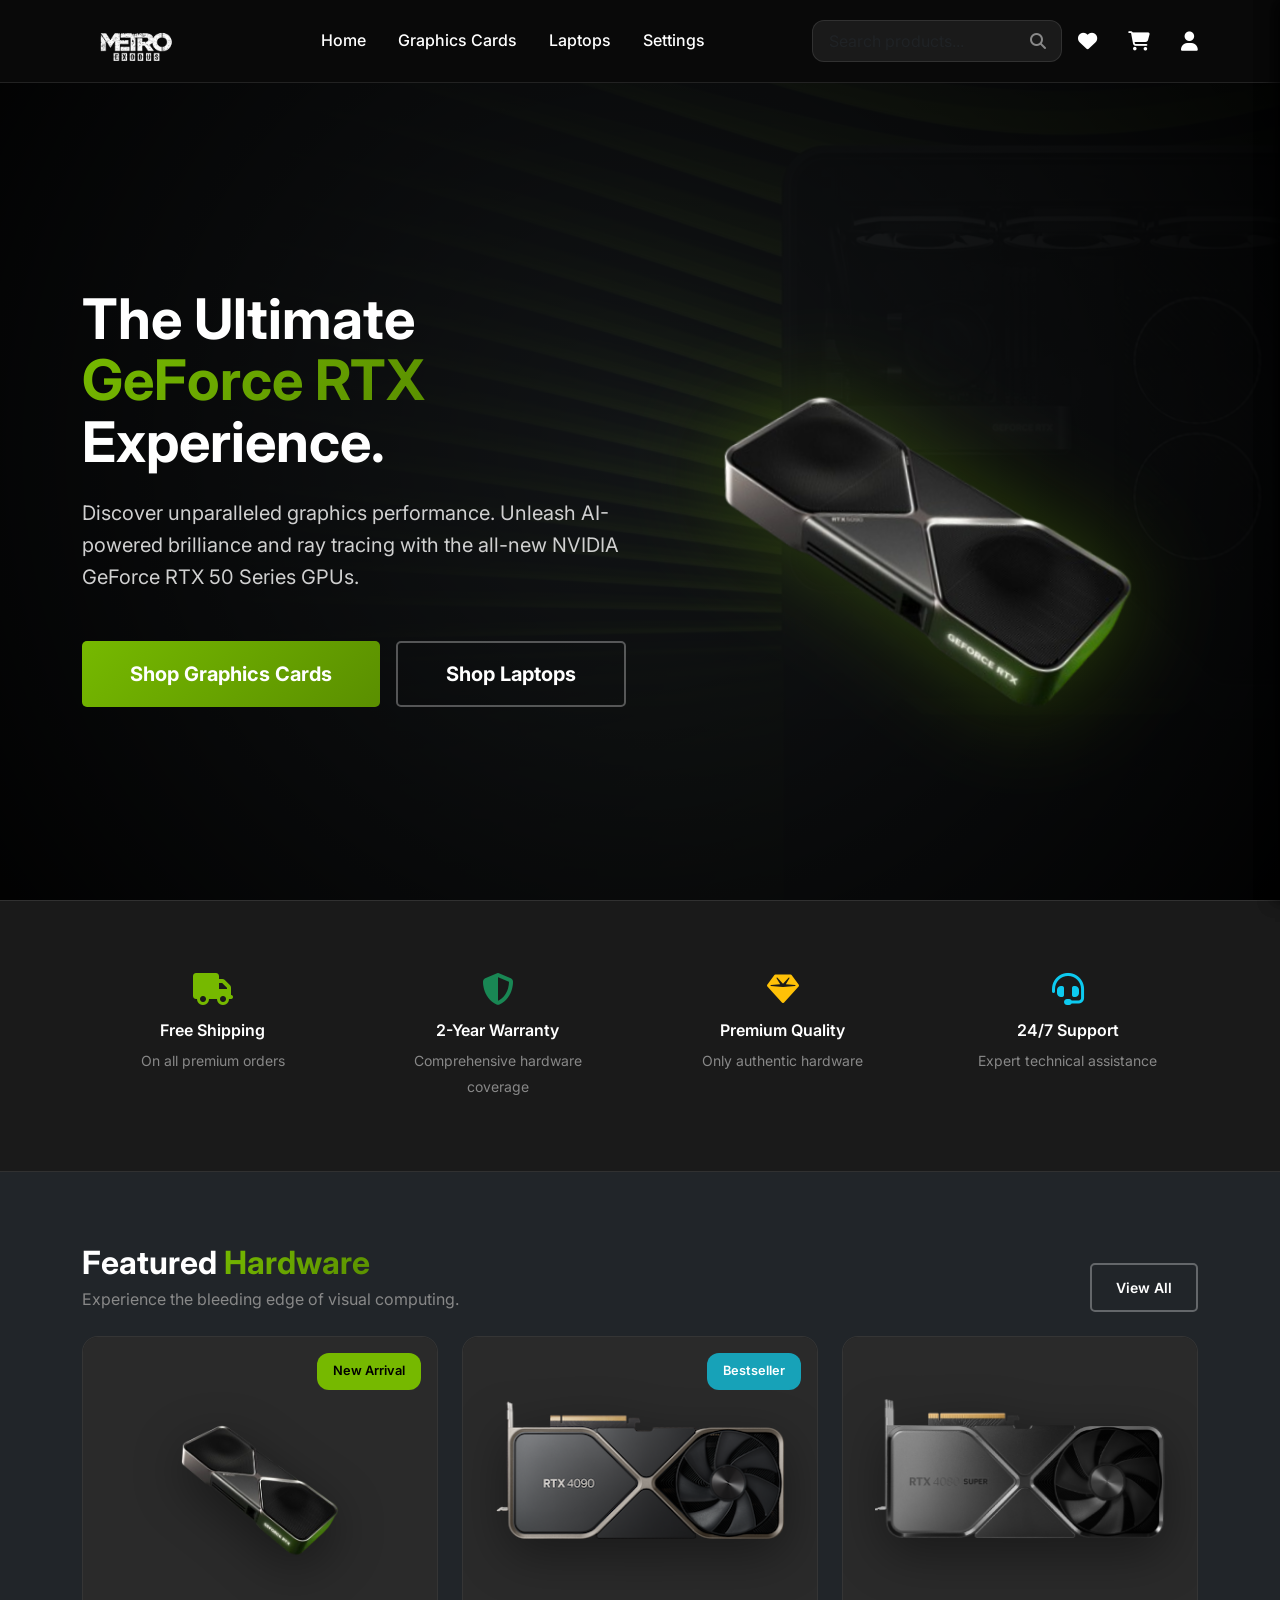
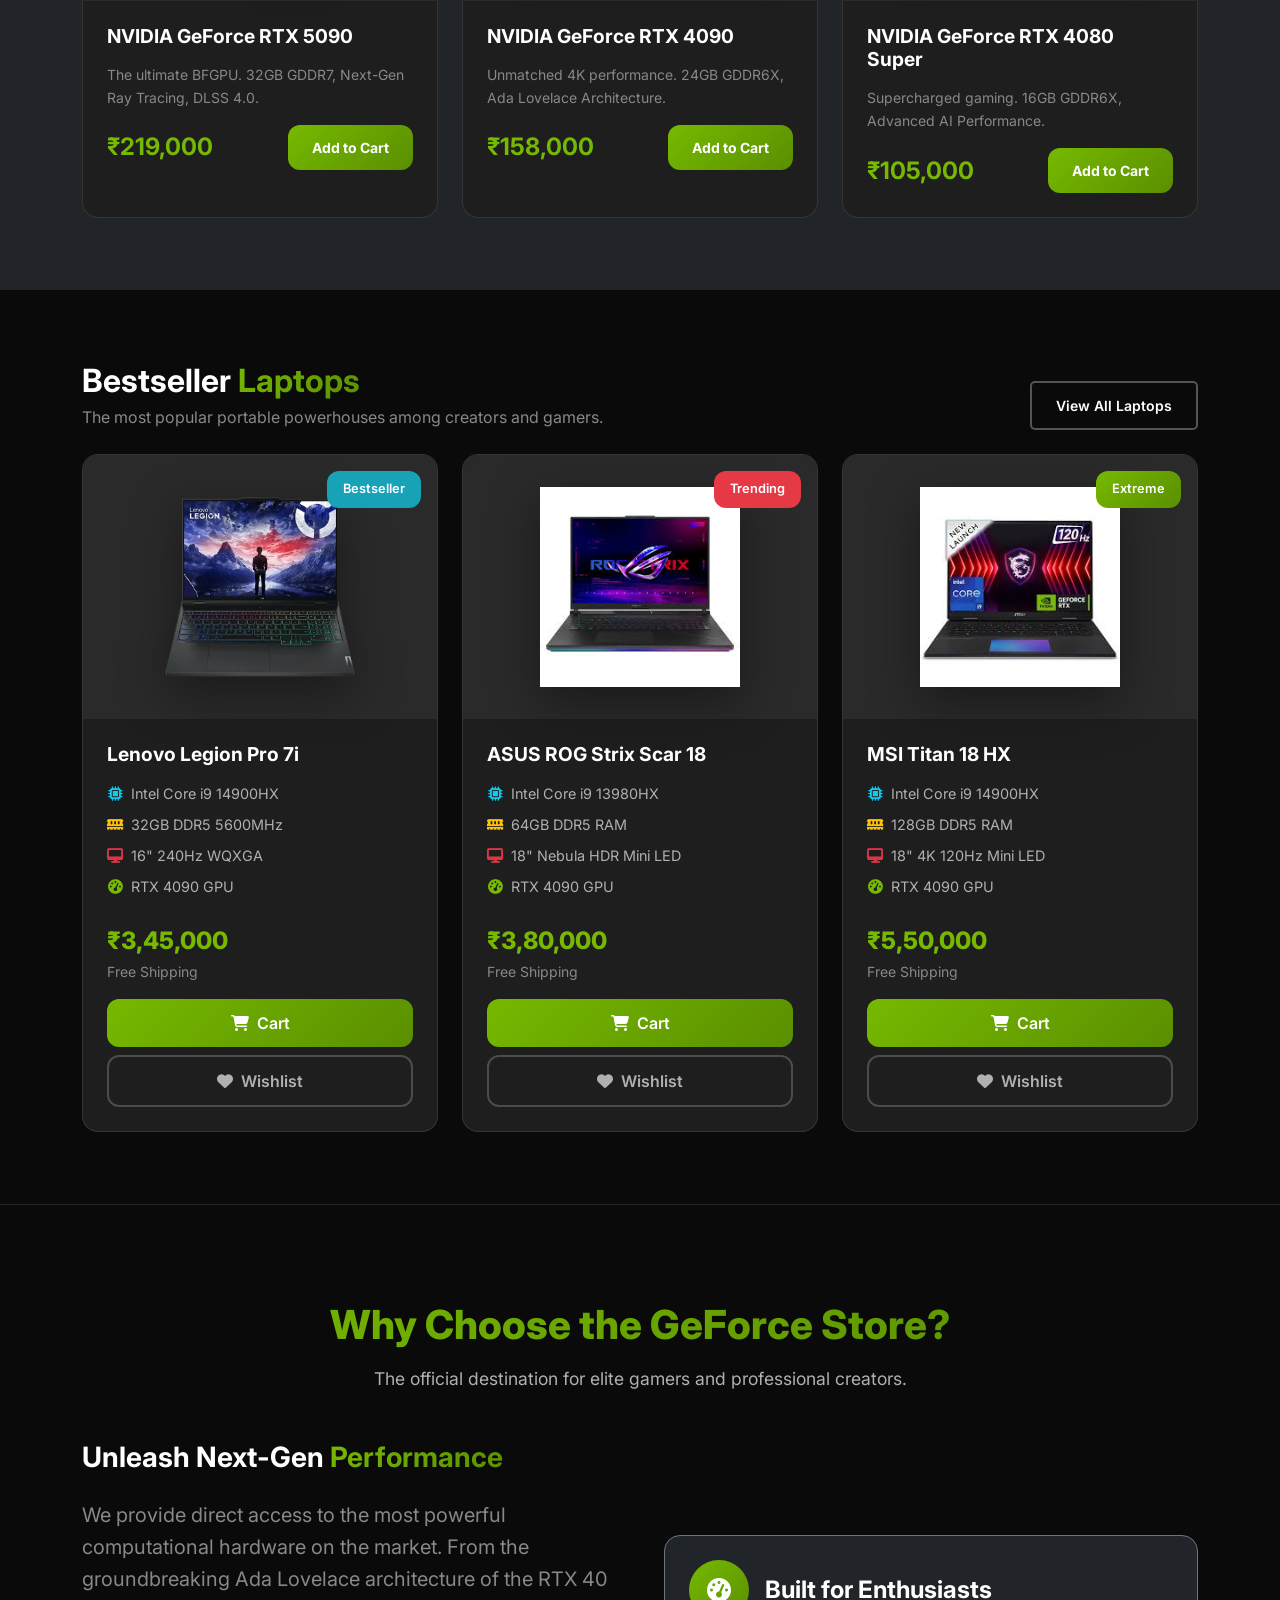
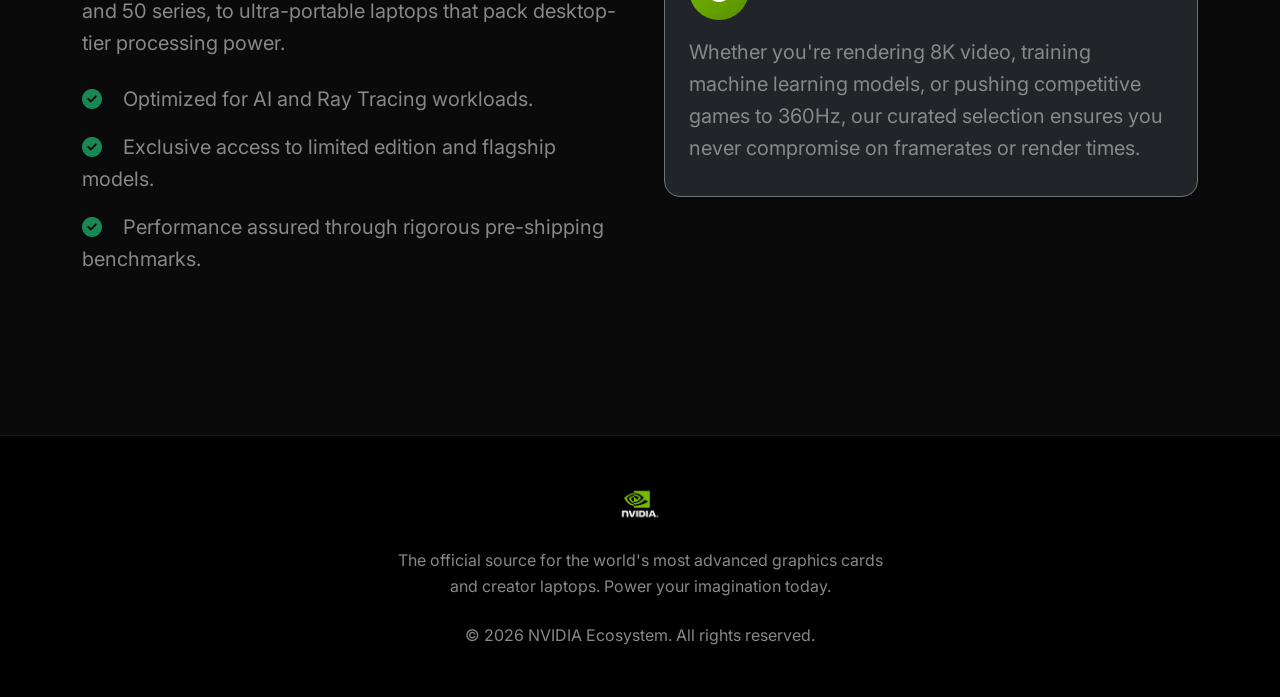
<file: index.html>
<!doctype html>
<html lang="en">

<head>
  <meta charset="UTF-8" />
  <meta name="viewport" content="width=device-width, initial-scale=1.0" />
  <title>GeForce Store - Power Your Imagination</title>

  <!-- FontAwesome for Icons -->
  <link href="https://cdnjs.cloudflare.com/ajax/libs/font-awesome/6.4.0/css/all.min.css" rel="stylesheet" />
  <!-- Bootstrap -->
  <link href="https://cdn.jsdelivr.net/npm/bootstrap@5.3.2/dist/css/bootstrap.min.css" rel="stylesheet" />
  <!-- Google Fonts -->
  <link href="https://fonts.googleapis.com/css2?family=Inter:wght@300;400;500;600;700;800;900&display=swap"
    rel="stylesheet" />
  <!-- Custom CSS (Main Store Styles) -->
  <link rel="stylesheet" href="style.css" />

  <link rel="icon" type="image/png" href="logo.png" />
</head>

<body>
  <!-- Navbar -->
  <nav class="navbar navbar-expand-lg navbar-dark fixed-top">
    <div class="container">
      <a class="navbar-brand d-flex align-items-center" href="index.html">
        <img src="logo.png" alt="Logo" height="40" class="me-2" style="border-radius:4px;" />
      </a>

      <button class="navbar-toggler" type="button" data-bs-toggle="collapse" data-bs-target="#navbarNav">
        <span class="navbar-toggler-icon"></span>
      </button>

      <div class="collapse navbar-collapse" id="navbarNav">
        <ul class="navbar-nav mx-auto">
          <li class="nav-item">
            <a class="nav-link active" href="index.html">Home</a>
          </li>
          <li class="nav-item">
            <a class="nav-link" href="graphics-cards.html">Graphics Cards</a>
          </li>
          <li class="nav-item">
            <a class="nav-link" href="laptops.html">Laptops</a>
          </li>
          <li class="nav-item">
            <a class="nav-link" href="settings.html">Settings</a>
          </li>
        </ul>

        <div class="d-flex align-items-center">
          <div class="search-box me-3">
            <input type="text" class="form-control" placeholder="Search products..." />
            <i class="fas fa-search"></i>
          </div>
          <div class="nav-icons dropstart">
            <a href="#" class="nav-icon" title="Wishlist" style="margin-right: 15px;">
              <i class="fas fa-heart"></i>
              <span class="badge" style="display:none;">0</span>
            </a>
            <a href="#" class="nav-icon" title="Cart" style="margin-right: 15px;">
              <i class="fas fa-shopping-cart"></i>
              <span class="badge" style="display:none;">0</span>
            </a>
            <a href="#" class="nav-icon" id="accountDropdown" data-bs-toggle="dropdown" aria-expanded="false"
              title="Account" style="text-decoration: none;">
              <i class="fas fa-user"></i>
            </a>
            <ul class="dropdown-menu dropdown-menu-dark mt-4" aria-labelledby="accountDropdown"
              id="accountDropdownMenu">
            </ul>
          </div>
        </div>
      </div>
    </div>
  </nav>

  <!-- Hero Section -->
  <section class="hero-section bg-dark">
    <div class="hero-overlay"
      style="background: radial-gradient(circle at center, rgba(0,0,0,0.4) 0%, rgba(0,0,0,0.95) 100%);"></div>
    <div class="container relative z-3">
      <div class="row align-items-center min-vh-100">
        <div class="col-lg-6 text-center text-lg-start mt-5 pt-5">
          <div class="hero-content">
            <h1 class="hero-title display-3 fw-bold mb-4">
              The Ultimate <br /><span class="text-gradient">GeForce RTX</span> Experience.
            </h1>
            <p class="hero-description mb-5 fs-5 mx-auto mx-lg-0" style="color: #d0d0d0;">
              Discover unparalleled graphics performance. Unleash AI-powered brilliance and ray tracing with the all-new
              NVIDIA GeForce RTX 50 Series GPUs.
            </p>

            <div class="hero-buttons gap-3 d-flex justify-content-center justify-content-lg-start flex-wrap">
              <a href="graphics-cards.html" class="btn btn-primary btn-lg px-5 py-3 fs-5"
                style="border-radius: 5px; font-weight: 700;">
                Shop Graphics Cards
              </a>
              <a href="laptops.html" class="btn btn-outline-light btn-lg px-5 py-3 fs-5"
                style="border-radius: 5px; font-weight: 700;">
                Shop Laptops
              </a>
            </div>
          </div>
        </div>
        <div class="col-lg-6 d-none d-lg-block mt-5 pt-5 text-center">
          <img src="RTX 5090 main.png" alt="RTX 5090" class="img-fluid hero-gpu-image"
            style="transform: scale(1.2) rotate(-5deg); filter: drop-shadow(0 0 40px rgba(118, 185, 0, 0.3));" />
        </div>
      </div>
    </div>
  </section>

  <!-- Trust / Features Section -->
  <section class="trust-section py-5">
    <div class="container">
      <div class="row g-4">
        <div class="col-6 col-md-3">
          <div class="trust-item">
            <i class="fas fa-truck text-primary"></i>
            <h6>Free Shipping</h6>
            <small>On all premium orders</small>
          </div>
        </div>
        <div class="col-6 col-md-3">
          <div class="trust-item">
            <i class="fas fa-shield-alt text-success"></i>
            <h6>2-Year Warranty</h6>
            <small>Comprehensive hardware coverage</small>
          </div>
        </div>
        <div class="col-6 col-md-3">
          <div class="trust-item">
            <i class="fas fa-gem text-warning"></i>
            <h6>Premium Quality</h6>
            <small>Only authentic hardware</small>
          </div>
        </div>
        <div class="col-6 col-md-3">
          <div class="trust-item">
            <i class="fas fa-headset text-info"></i>
            <h6>24/7 Support</h6>
            <small>Expert technical assistance</small>
          </div>
        </div>
      </div>
    </div>
  </section>

  <!-- Featured Products Section -->
  <section class="products-section py-5 bg-dark">
    <div class="container py-4">
      <div class="d-flex justify-content-between align-items-end mb-4">
        <div>
          <h2 class="fw-bold mb-1">Featured <span class="text-gradient">Hardware</span></h2>
          <p class="text-muted mb-0">Experience the bleeding edge of visual computing.</p>
        </div>
        <a href="graphics-cards.html" class="btn btn-outline-light btn-sm px-4" style="border-radius: 5px;">View All</a>
      </div>
      <div class="row g-4">
        <div class="col-md-4">
          <div class="product-card">
            <div class="product-badge" style="background: #76b900; color: #000;">
              New Arrival</div>
            <div class="product-image">
              <img src="RTX 5090 main.png" alt="RTX 5090" class="img-fluid" />
            </div>
            <div class="product-content">
              <h5 class="product-title">NVIDIA GeForce RTX 5090</h5>
              <p class="text-muted small mb-3">The ultimate BFGPU. 32GB GDDR7, Next-Gen Ray Tracing, DLSS 4.0.</p>
              <div class="d-flex justify-content-between align-items-center mt-auto">
                <span class="fs-4 fw-bold" style="color:#76b900;">₹219,000</span>
                <button class="btn btn-sm btn-primary add-to-cart-btn" data-id="rtx-5090"
                  data-name="NVIDIA GeForce RTX 5090" data-price="1999" style="font-weight:700;">Add to Cart</button>
              </div>
            </div>
          </div>
        </div>
        <div class="col-md-4">
          <div class="product-card">
            <div class="product-badge popular">
              Bestseller</div>
            <div class="product-image">
              <img src="RTX 4090 main.png" alt="RTX 4090" class="img-fluid" />
            </div>
            <div class="product-content">
              <h5 class="product-title">NVIDIA GeForce RTX 4090</h5>
              <p class="text-muted small mb-3">Unmatched 4K performance. 24GB GDDR6X, Ada Lovelace Architecture.</p>
              <div class="d-flex justify-content-between align-items-center mt-auto">
                <span class="fs-4 fw-bold" style="color:#76b900;">₹158,000</span>
                <button class="btn btn-sm btn-primary add-to-cart-btn" data-id="rtx-4090"
                  data-name="NVIDIA GeForce RTX 4090" data-price="1599" style="font-weight:700;">Add to Cart</button>
              </div>
            </div>
          </div>
        </div>
        <div class="col-md-4">
          <div class="product-card">
            <div class="product-image">
              <img src="RTX-4080-SUPER.png" alt="RTX 4080 Super" class="img-fluid" />
            </div>
            <div class="product-content">
              <h5 class="product-title">NVIDIA GeForce RTX 4080 Super</h5>
              <p class="text-muted small mb-3">Supercharged gaming. 16GB GDDR6X, Advanced AI Performance.</p>
              <div class="d-flex justify-content-between align-items-center mt-auto">
                <span class="fs-4 fw-bold" style="color:#76b900;">₹105,000</span>
                <button class="btn btn-sm btn-primary add-to-cart-btn" data-id="rtx-4080-super"
                  data-name="NVIDIA GeForce RTX 4080 Super" data-price="999" style="font-weight:700;">Add to
                  Cart</button>
              </div>
            </div>
          </div>
        </div>
      </div>
    </div>
  </section>

  <!-- Bestseller Laptops Section -->
  <section class="products-section py-5" style="background: rgba(18, 18, 18, 0.4);">
    <div class="container py-4">
      <div class="d-flex justify-content-between align-items-end mb-4">
        <div>
          <h2 class="fw-bold mb-1">Bestseller <span class="text-gradient">Laptops</span></h2>
          <p class="text-muted mb-0">The most popular portable powerhouses among creators and gamers.</p>
        </div>
        <a href="laptops.html" class="btn btn-outline-light btn-sm px-4" style="border-radius: 5px;">View All
          Laptops</a>
      </div>
      <div class="row g-4">
        <!-- Laptop 1: Lenovo Legion -->
        <div class="col-md-4">
          <div class="product-card h-100">
            <div class="product-badge popular">Bestseller</div>
            <div class="product-image">
              <img src="Lenovo Legion.webp" alt="Lenovo Legion Pro 7i" class="img-fluid" />
            </div>
            <div class="product-content d-flex flex-column">
              <h5 class="product-title">Lenovo Legion Pro 7i</h5>
              <div class="product-specs mb-3">
                <div class="spec-item"><i class="fas fa-microchip text-info"></i> <span>Intel Core i9 14900HX</span>
                </div>
                <div class="spec-item"><i class="fas fa-memory text-warning"></i> <span>32GB DDR5 5600MHz</span></div>
                <div class="spec-item"><i class="fas fa-desktop text-danger"></i> <span>16" 240Hz WQXGA</span></div>
                <div class="spec-item"><i class="fas fa-tachometer-alt text-primary"></i> <span>RTX 4090 GPU</span>
                </div>
              </div>
              <div class="product-price mt-auto mb-3">
                <span class="price">₹3,45,000</span>
                <small class="text-muted d-block">Free Shipping</small>
              </div>
              <div class="product-actions mt-auto d-flex gap-2">
                <button class="btn btn-primary flex-grow-1 add-to-cart-btn" data-id="lenovo-legion-4090"
                  data-name="Lenovo Legion Pro 7i" data-price="345000">
                  <i class="fas fa-shopping-cart"></i> Cart
                </button>
                <button class="btn btn-outline-secondary flex-grow-1 add-to-wishlist-btn" data-id="lenovo-legion-4090"
                  data-name="Lenovo Legion Pro 7i" data-price="345000">
                  <i class="fas fa-heart"></i> Wishlist
                </button>
              </div>
            </div>
          </div>
        </div>

        <!-- Laptop 2: Asus ROG Strix -->
        <div class="col-md-4">
          <div class="product-card h-100">
            <div class="product-badge" style="background: #e63946; color: white;">Trending</div>
            <div class="product-image">
              <img src="Asus Rog.jpg" alt="ASUS ROG Strix Scar 18" class="img-fluid" />
            </div>
            <div class="product-content d-flex flex-column">
              <h5 class="product-title">ASUS ROG Strix Scar 18</h5>
              <div class="product-specs mb-3">
                <div class="spec-item"><i class="fas fa-microchip text-info"></i> <span>Intel Core i9 13980HX</span>
                </div>
                <div class="spec-item"><i class="fas fa-memory text-warning"></i> <span>64GB DDR5 RAM</span></div>
                <div class="spec-item"><i class="fas fa-desktop text-danger"></i> <span>18" Nebula HDR Mini LED</span>
                </div>
                <div class="spec-item"><i class="fas fa-tachometer-alt text-primary"></i> <span>RTX 4090 GPU</span>
                </div>
              </div>
              <div class="product-price mt-auto mb-3">
                <span class="price">₹3,80,000</span>
                <small class="text-muted d-block">Free Shipping</small>
              </div>
              <div class="product-actions mt-auto d-flex gap-2">
                <button class="btn btn-primary flex-grow-1 add-to-cart-btn" data-id="asus-rog-4090"
                  data-name="ASUS ROG Strix Scar 18" data-price="380000">
                  <i class="fas fa-shopping-cart"></i> Cart
                </button>
                <button class="btn btn-outline-secondary flex-grow-1 add-to-wishlist-btn" data-id="asus-rog-4090"
                  data-name="ASUS ROG Strix Scar 18" data-price="380000">
                  <i class="fas fa-heart"></i> Wishlist
                </button>
              </div>
            </div>
          </div>
        </div>

        <!-- Laptop 3: MSI Titan -->
        <div class="col-md-4">
          <div class="product-card h-100">
            <div class="product-badge">Extreme</div>
            <div class="product-image">
              <img src="MSI TItan.jpg" alt="MSI Titan 18 HX" class="img-fluid" />
            </div>
            <div class="product-content d-flex flex-column">
              <h5 class="product-title">MSI Titan 18 HX</h5>
              <div class="product-specs mb-3">
                <div class="spec-item"><i class="fas fa-microchip text-info"></i> <span>Intel Core i9 14900HX</span>
                </div>
                <div class="spec-item"><i class="fas fa-memory text-warning"></i> <span>128GB DDR5 RAM</span></div>
                <div class="spec-item"><i class="fas fa-desktop text-danger"></i> <span>18" 4K 120Hz Mini LED</span>
                </div>
                <div class="spec-item"><i class="fas fa-tachometer-alt text-primary"></i> <span>RTX 4090 GPU</span>
                </div>
              </div>
              <div class="product-price mt-auto mb-3">
                <span class="price">₹5,50,000</span>
                <small class="text-muted d-block">Free Shipping</small>
              </div>
              <div class="product-actions mt-auto d-flex gap-2">
                <button class="btn btn-primary flex-grow-1 add-to-cart-btn" data-id="msi-titan-4090"
                  data-name="MSI Titan 18 HX" data-price="550000">
                  <i class="fas fa-shopping-cart"></i> Cart
                </button>
                <button class="btn btn-outline-secondary flex-grow-1 add-to-wishlist-btn" data-id="msi-titan-4090"
                  data-name="MSI Titan 18 HX" data-price="550000">
                  <i class="fas fa-heart"></i> Wishlist
                </button>
              </div>
            </div>
          </div>
        </div>

      </div>
    </div>
  </section>

  <!-- Information Section -->
  <section class="features-section py-5 border-top border-dark">
    <div class="container py-5">
      <div class="text-center mb-5">
        <h2 class="section-title">Why Choose the GeForce Store?</h2>
        <p class="section-subtitle">The official destination for elite gamers and professional creators.</p>
      </div>

      <div class="row g-5 align-items-center mb-5">
        <div class="col-lg-6">
          <h3 class="fw-bold mb-4">Unleash Next-Gen <span class="text-gradient">Performance</span></h3>
          <p class="text-muted fs-5 mb-4">
            We provide direct access to the most powerful computational hardware on the market. From the groundbreaking
            Ada Lovelace architecture of the RTX 40 and 50 series, to ultra-portable laptops that pack desktop-tier
            processing power.
          </p>
          <ul class="list-unstyled text-muted fs-5">
            <li class="mb-3"><i class="fas fa-check-circle text-success me-3"></i> Optimized for AI and Ray Tracing
              workloads.</li>
            <li class="mb-3"><i class="fas fa-check-circle text-success me-3"></i> Exclusive access to limited edition
              and flagship models.</li>
            <li class="mb-3"><i class="fas fa-check-circle text-success me-3"></i> Performance assured through rigorous
              pre-shipping benchmarks.</li>
          </ul>
        </div>
        <div class="col-lg-6">
          <div class="card bg-dark border-secondary p-4 h-100">
            <div class="d-flex align-items-center mb-3">
              <div class="feature-icon mb-0 me-3" style="width: 60px; height: 60px; font-size: 1.5rem;">
                <i class="fas fa-tachometer-alt"></i>
              </div>
              <h4 class="mb-0 text-white">Built for Enthusiasts</h4>
            </div>
            <p class="text-muted mb-0 fs-5 pb-2">Whether you're rendering 8K video, training machine learning models, or
              pushing competitive games to 360Hz, our curated selection ensures you never compromise on framerates or
              render times.</p>
          </div>
        </div>
      </div>
    </div>
  </section>

  <!-- Footer -->
  <footer class="footer py-5 mt-auto" style="background: #000; border-top: 1px solid #1a1a1a;">
    <div class="container text-center">
      <img src="nvidia.png" alt="GeForce Store" height="40" class="mb-4" style="border-radius:4px;" />
      <p class="text-muted mx-auto fs-6" style="max-width: 500px;">
        The official source for the world's most advanced graphics cards and creator laptops. Power your imagination
        today.
      </p>
      <p class="text-muted mt-4 mb-0">&copy; 2026 NVIDIA Ecosystem. All rights reserved.</p>
    </div>
  </footer>

  <!-- Cart & Wishlist Sidebars go here via JS normally, but we need the HTML skeleton on index too -->
  <div class="cart-overlay" id="cartOverlay"></div>
  <div class="cart-sidebar" id="cartSidebar">
    <div class="cart-header">
      <h5>Your Cart</h5>
      <button class="cart-close" id="closeCart"><i class="fas fa-times"></i></button>
    </div>
    <div class="cart-items" id="cartItems"></div>
    <div class="cart-footer">
      <div class="d-flex justify-content-between mb-3">
        <strong>Total:</strong>
        <strong id="cartTotal">₹0</strong>
      </div>
      <div class="d-flex gap-2">
        <button class="btn btn-outline-light flex-grow-1" id="clearCart">Clear</button>
        <button class="btn btn-primary flex-grow-1 checkout-btn">Checkout</button>
      </div>
    </div>
  </div>

  <div class="cart-overlay" id="wishlistOverlay"></div>
  <div class="cart-sidebar" id="wishlistSidebar">
    <div class="cart-header">
      <h5>Your Wishlist</h5>
      <button class="cart-close" id="closeWishlist"><i class="fas fa-times"></i></button>
    </div>
    <div class="cart-items" id="wishlistItems"></div>
    <div class="cart-footer">
      <button class="btn btn-outline-light w-100" id="clearWishlist">Clear Wishlist</button>
    </div>
  </div>

  <div class="toast-container"></div>

  <script src="https://cdn.jsdelivr.net/npm/bootstrap@5.3.2/dist/js/bootstrap.bundle.min.js"></script>
  <script src="script.js"></script>
  <script>
    document.addEventListener("DOMContentLoaded", function () {
      const isLoggedIn = localStorage.getItem("gpu_user_logged_in") === "true";
      const userEmail = localStorage.getItem("gpu_user_email");
      const dropdownMenu = document.getElementById("accountDropdownMenu");

      let usersList = JSON.parse(localStorage.getItem('gpu_users_data')) || {};
      let userData = usersList[userEmail] || {};
      let userName = userData.name || userEmail || "User";

      if (isLoggedIn && dropdownMenu) {
        document.querySelector('.nav-icon i').style.color = '#76b900'; // Make icon green to indicate active session
        dropdownMenu.innerHTML = `
          <li><h6 class="dropdown-header text-white" style="font-size: 0.9rem;">Signed in as<br/><strong style="color: #76b900;">${userName}</strong></h6></li>
          <li><hr class="dropdown-divider"></li>
          <li><a class="dropdown-item" href="settings.html"><i class="fas fa-cog me-2"></i> Settings & Profile</a></li>
          <li><a class="dropdown-item text-danger mt-2" href="#" onclick="handleLogout(event)"><i class="fas fa-sign-out-alt me-2"></i> Logout</a></li>
        `;
      } else if (dropdownMenu) {
        dropdownMenu.innerHTML = `
          <li><h6 class="dropdown-header" style="font-size: 0.9rem;">You are not logged in</h6></li>
          <li><a class="dropdown-item text-success mt-2" href="login.html" style="font-weight: 600;"><i class="fas fa-sign-in-alt me-2"></i> Sign In / Register</a></li>
          <li><hr class="dropdown-divider"></li>
          <li><a class="dropdown-item" href="settings.html"><i class="fas fa-sliders-h me-2"></i> Guest Preferences</a></li>
        `;
      }
    });

    function handleLogout(e) {
      e.preventDefault();
      localStorage.removeItem("gpu_user_logged_in");
      localStorage.removeItem("gpu_user_email");
      window.location.reload();
    }
  </script>
</body>

</html>
</file>
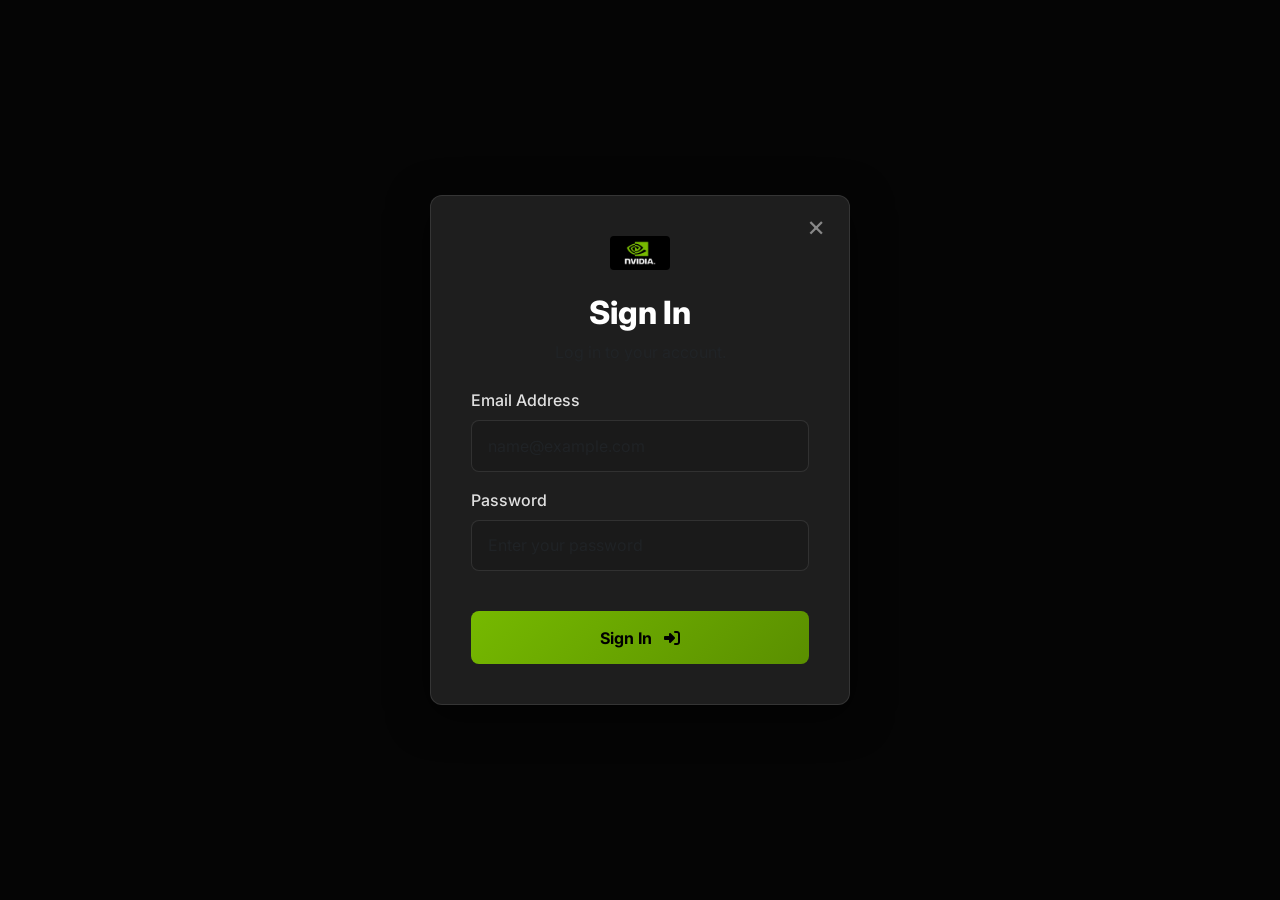
<file: login.html>
<!doctype html>
<html lang="en">

<head>
    <meta charset="UTF-8" />
    <meta name="viewport" content="width=device-width, initial-scale=1.0" />
    <title>Login - GeForce Store</title>
    <!-- FontAwesome for Icons -->
    <link href="https://cdnjs.cloudflare.com/ajax/libs/font-awesome/6.4.0/css/all.min.css" rel="stylesheet" />
    <!-- Bootstrap -->
    <link href="https://cdn.jsdelivr.net/npm/bootstrap@5.3.2/dist/css/bootstrap.min.css" rel="stylesheet" />
    <!-- Google Fonts -->
    <link href="https://fonts.googleapis.com/css2?family=Inter:wght@300;400;500;700;900&display=swap"
        rel="stylesheet" />
    <link rel="icon" type="image/png" href="nvidia.png" />

    <style>
        body {
            background-color: #050505;
            display: flex;
            align-items: center;
            justify-content: center;
            min-height: 100vh;
            font-family: 'Inter', sans-serif;
            margin: 0;
            padding: 1rem;
        }

        .popup-modal {
            background: #1e1e1e;
            border: 1px solid rgba(255, 255, 255, 0.1);
            border-radius: 12px;
            padding: 2.5rem;
            width: 100%;
            max-width: 420px;
            box-shadow: 0 10px 40px rgba(0, 0, 0, 0.6);
            position: relative;
            animation: fadeIn 0.3s ease-out forwards;
        }

        @keyframes fadeIn {
            from {
                opacity: 0;
                transform: scale(0.95);
            }

            to {
                opacity: 1;
                transform: scale(1);
            }
        }

        .close-btn {
            position: absolute;
            top: 1rem;
            right: 1.5rem;
            color: #888;
            font-size: 1.8rem;
            text-decoration: none;
            transition: color 0.3s;
            line-height: 1;
        }

        .close-btn:hover {
            color: #fff;
        }

        .brand-logo {
            width: 60px;
            margin-bottom: 1.5rem;
        }

        .form-control {
            background: #1a1a1a;
            border: 1px solid rgba(255, 255, 255, 0.1);
            color: #fff;
            padding: 0.8rem 1rem;
            border-radius: 8px;
        }

        .form-control:focus {
            background: #1a1a1a;
            border-color: #76b900;
            box-shadow: 0 0 0 0.2rem rgba(118, 185, 0, 0.25);
            color: #fff;
        }

        .form-label {
            color: #e0e0e0;
            font-weight: 500;
            display: block;
            margin-bottom: 0.5rem;
            text-align: left;
        }

        .btn-glow {
            background: linear-gradient(135deg, #76b900, #5a8f00);
            color: #000;
            font-weight: 700;
            border: none;
            padding: 0.9rem;
            border-radius: 8px;
            width: 100%;
            transition: transform 0.2s, box-shadow 0.2s;
            cursor: pointer;
            margin-top: 1rem;
        }

        .btn-glow:hover {
            transform: translateY(-2px);
            box-shadow: 0 8px 15px rgba(118, 185, 0, 0.4);
        }

        .toast-container {
            position: fixed;
            bottom: 2rem;
            right: 2rem;
            z-index: 1050;
        }
    </style>
</head>

<body>
    <div class="popup-modal">
        <a href="index.html" class="close-btn" title="Close">&times;</a>

        <div class="text-center">
            <img src="nvidia.png" alt="GeForce Store Logo" class="brand-logo" style="border-radius:4px;" />
            <h2 class="mb-2" style="font-weight: 800; color: #fff;">Sign In</h2>
            <p class="text-muted mb-4">Log in to your account.</p>
        </div>

        <form id="loginForm">
            <div class="mb-3">
                <label for="emailInput" class="form-label">Email Address</label>
                <input type="email" class="form-control" id="emailInput" placeholder="name@example.com" required />
            </div>

            <div class="mb-4">
                <label for="passwordInput" class="form-label">Password</label>
                <input type="password" class="form-control" id="passwordInput" placeholder="Enter your password"
                    required />
            </div>

            <button type="submit" class="btn-glow">
                Sign In <i class="fas fa-sign-in-alt ms-2"></i>
            </button>
        </form>
    </div>

    <div class="toast-container"></div>

    <script>
        document.getElementById('loginForm').addEventListener('submit', function (e) {
            e.preventDefault();

            const email = document.getElementById('emailInput').value;
            const password = document.getElementById('passwordInput').value;

            if (email && email.includes('@') && password) {
                let usersList = JSON.parse(localStorage.getItem('gpu_users_data')) || {};
                let isNewUser = false;

                if (usersList[email]) {
                    if (usersList[email].password !== password) {
                        showNotification("Incorrect password.", "error");
                        return;
                    }
                } else {
                    isNewUser = true;
                    usersList[email] = {
                        email: email,
                        password: password,
                        name: email.split('@')[0],
                        phone: "",
                        address: "",
                        rewards: 500, // starting rewards
                        privacy: {
                            newsletter: true,
                            dataSharing: false
                        }
                    };
                    localStorage.setItem('gpu_users_data', JSON.stringify(usersList));
                }

                localStorage.setItem("gpu_user_logged_in", "true");
                localStorage.setItem("gpu_user_email", email);

                showNotification(isNewUser ? "Account created successfully! Redirecting..." : "Successfully logged in! Redirecting...", "success");

                setTimeout(() => {
                    const redirect = sessionStorage.getItem('login_redirect') || 'index.html';
                    sessionStorage.removeItem('login_redirect');
                    window.location.href = redirect;
                }, 1000);
            } else {
                showNotification("Please enter a valid email and password.", "error");
            }
        });

        function showNotification(message, type) {
            type = type || "success";
            var container = document.querySelector(".toast-container");
            var colors = { success: "#76b900", warning: "#ffc107", error: "#dc3545", info: "#17a2b8" };

            var toast = document.createElement("div");
            toast.style.background = "rgba(30, 30, 30, 0.9)";
            toast.style.borderLeft = "4px solid " + colors[type];
            toast.style.padding = "1rem 1.5rem";
            toast.style.borderRadius = "8px";
            toast.style.color = "#fff";
            toast.style.marginBottom = "1rem";
            toast.style.boxShadow = "0 10px 30px rgba(0,0,0,0.5)";
            toast.style.display = "flex";
            toast.style.alignItems = "center";
            toast.style.gap = "1rem";
            toast.style.animation = "fadeIn 0.3s ease-out forwards";

            toast.innerHTML = '<div>' + message + '</div>';
            container.appendChild(toast);

            setTimeout(function () {
                toast.style.opacity = '0';
                toast.style.transform = 'translateY(20px)';
                toast.style.transition = 'all 0.3s ease';
                setTimeout(() => toast.remove(), 300);
            }, 3000);
        }
    </script>
</body>

</html>
</file>
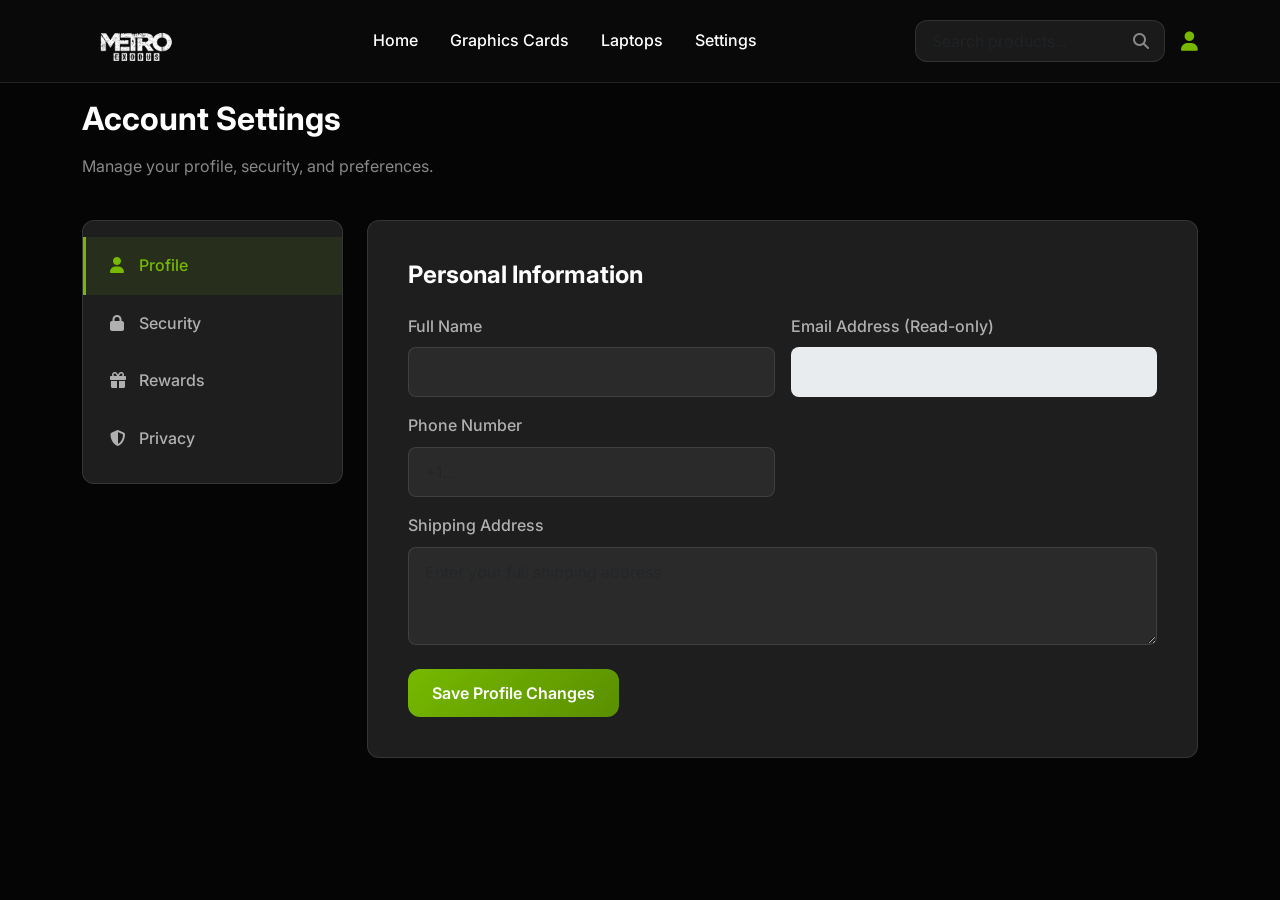
<file: settings.html>
<!doctype html>
<html lang="en">

<head>
    <meta charset="UTF-8" />
    <meta name="viewport" content="width=device-width, initial-scale=1.0" />
    <title>Account Settings - GeForce Store</title>

    <!-- FontAwesome for Icons -->
    <link href="https://cdnjs.cloudflare.com/ajax/libs/font-awesome/6.4.0/css/all.min.css" rel="stylesheet" />
    <!-- Bootstrap -->
    <link href="https://cdn.jsdelivr.net/npm/bootstrap@5.3.2/dist/css/bootstrap.min.css" rel="stylesheet" />
    <!-- Google Fonts -->
    <link href="https://fonts.googleapis.com/css2?family=Inter:wght@300;400;500;600;700;800;900&display=swap"
        rel="stylesheet" />
    <!-- Custom CSS -->
    <link rel="stylesheet" href="style.css" />

    <link rel="icon" type="image/png" href="logo.png" />

    <style>
        body {
            padding-top: 100px;
        }

        .settings-sidebar {
            background: #1e1e1e;
            border: 1px solid rgba(255, 255, 255, 0.1);
            border-radius: 12px;
            padding: 1rem 0;
        }

        .nav-pills .nav-link {
            color: #b0b0b0;
            border-radius: 0;
            padding: 1rem 1.5rem;
            font-weight: 500;
            text-align: left;
            border-left: 3px solid transparent;
            transition: all 0.3s;
        }

        .nav-pills .nav-link i {
            width: 25px;
        }

        .nav-pills .nav-link:hover {
            background: rgba(255, 255, 255, 0.05);
            color: #fff;
        }

        .nav-pills .nav-link.active {
            background: rgba(118, 185, 0, 0.1);
            color: #76b900;
            border-left: 3px solid #76b900;
        }

        .settings-content {
            background: #1e1e1e;
            border: 1px solid rgba(255, 255, 255, 0.1);
            border-radius: 12px;
            padding: 2.5rem;
            min-height: 500px;
        }

        .reward-card {
            background: linear-gradient(135deg, #2a2a2a, #1a1a1a);
            border: 1px solid rgba(118, 185, 0, 0.3);
            border-radius: 12px;
            padding: 2rem;
            text-align: center;
        }

        .reward-points {
            font-size: 3rem;
            font-weight: 800;
            color: #76b900;
            margin: 1rem 0;
        }

        .toast-container {
            position: fixed;
            bottom: 2rem;
            right: 2rem;
            z-index: 1050;
        }
    </style>
</head>

<body>
    <!-- Navbar -->
    <nav class="navbar navbar-expand-lg navbar-dark fixed-top">
        <div class="container">
            <a class="navbar-brand d-flex align-items-center" href="index.html">
                <img src="logo.png" alt="Logo" height="40" class="me-2" style="border-radius:4px;" />
            </a>

            <button class="navbar-toggler" type="button" data-bs-toggle="collapse" data-bs-target="#navbarNav">
                <span class="navbar-toggler-icon"></span>
            </button>

            <div class="collapse navbar-collapse" id="navbarNav">
                <ul class="navbar-nav mx-auto">
                    <li class="nav-item">
                        <a class="nav-link" href="index.html">Home</a>
                    </li>
                    <li class="nav-item">
                        <a class="nav-link" href="graphics-cards.html">Graphics Cards</a>
                    </li>
                    <li class="nav-item">
                        <a class="nav-link" href="laptops.html">Laptops</a>
                    </li>
                    <li class="nav-item">
                        <a class="nav-link" href="settings.html">Settings</a>
                    </li>
                </ul>

                <div class="d-flex align-items-center">
                    <div class="search-box me-3">
                        <input type="text" class="form-control" placeholder="Search products..." />
                        <i class="fas fa-search"></i>
                    </div>
                    <div class="nav-icons">
                        <a href="settings.html" class="nav-icon" title="Account">
                            <i class="fas fa-user" style="color: #76b900;"></i>
                        </a>
                    </div>
                </div>
            </div>
        </div>
    </nav>

    <!-- Settings Section -->
    <div class="container mb-5">
        <div class="row mb-4">
            <div class="col-12">
                <h2 class="fw-bold text-white">Account Settings</h2>
                <p class="text-muted">Manage your profile, security, and preferences.</p>
            </div>
        </div>

        <div class="row align-items-start">
            <!-- Sidebar -->
            <div class="col-lg-3 mb-4">
                <div class="settings-sidebar nav flex-column nav-pills" id="v-pills-tab" role="tablist"
                    aria-orientation="vertical">
                    <button class="nav-link active" id="v-pills-profile-tab" data-bs-toggle="pill"
                        data-bs-target="#v-pills-profile" type="button" role="tab" aria-selected="true">
                        <i class="fas fa-user"></i> Profile
                    </button>
                    <button class="nav-link" id="v-pills-security-tab" data-bs-toggle="pill"
                        data-bs-target="#v-pills-security" type="button" role="tab" aria-selected="false">
                        <i class="fas fa-lock"></i> Security
                    </button>
                    <button class="nav-link" id="v-pills-rewards-tab" data-bs-toggle="pill"
                        data-bs-target="#v-pills-rewards" type="button" role="tab" aria-selected="false">
                        <i class="fas fa-gift"></i> Rewards
                    </button>
                    <button class="nav-link" id="v-pills-privacy-tab" data-bs-toggle="pill"
                        data-bs-target="#v-pills-privacy" type="button" role="tab" aria-selected="false">
                        <i class="fas fa-shield-alt"></i> Privacy
                    </button>
                </div>
            </div>

            <!-- Content -->
            <div class="col-lg-9">
                <div class="settings-content tab-content" id="v-pills-tabContent">

                    <!-- Profile Tab -->
                    <div class="tab-pane fade show active" id="v-pills-profile" role="tabpanel">
                        <h4 class="mb-4">Personal Information</h4>
                        <form id="profileForm">
                            <div class="row g-3">
                                <div class="col-md-6">
                                    <label class="form-label">Full Name</label>
                                    <input type="text" class="form-control" id="profileName" required />
                                </div>
                                <div class="col-md-6">
                                    <label class="form-label">Email Address (Read-only)</label>
                                    <input type="email" class="form-control" id="profileEmail" disabled />
                                </div>
                                <div class="col-md-6">
                                    <label class="form-label">Phone Number</label>
                                    <input type="tel" class="form-control" id="profilePhone" placeholder="+1..." />
                                </div>
                                <div class="col-12">
                                    <label class="form-label">Shipping Address</label>
                                    <textarea class="form-control" id="profileAddress" rows="3"
                                        placeholder="Enter your full shipping address"></textarea>
                                </div>
                                <div class="col-12 mt-4">
                                    <button type="submit" class="btn btn-primary">Save Profile Changes</button>
                                </div>
                            </div>
                        </form>
                    </div>

                    <!-- Security Tab -->
                    <div class="tab-pane fade" id="v-pills-security" role="tabpanel">
                        <h4 class="mb-4">Update Password</h4>
                        <form id="securityForm">
                            <div class="row g-3">
                                <div class="col-md-12">
                                    <label class="form-label">Current Password</label>
                                    <input type="password" class="form-control" id="currentPassword" required />
                                </div>
                                <div class="col-md-6">
                                    <label class="form-label">New Password</label>
                                    <input type="password" class="form-control" id="newPassword" required />
                                </div>
                                <div class="col-md-6">
                                    <label class="form-label">Confirm New Password</label>
                                    <input type="password" class="form-control" id="confirmPassword" required />
                                </div>
                                <div class="col-12 mt-4">
                                    <button type="submit" class="btn btn-primary">Update Password</button>
                                </div>
                            </div>
                        </form>
                    </div>

                    <!-- Rewards Tab -->
                    <div class="tab-pane fade" id="v-pills-rewards" role="tabpanel">
                        <h4 class="mb-4">Your Membership Rewards</h4>
                        <div class="row justify-content-center">
                            <div class="col-md-8">
                                <div class="reward-card">
                                    <i class="fas fa-crown text-warning fa-3x mb-2"></i>
                                    <h5 class="text-white">Total Available Points</h5>
                                    <div class="reward-points" id="rewardPointsDisplay">0</div>
                                    <p class="text-muted">You earn 10 points for every $100 spent in our store. Points
                                        can be redeemed for exclusive hardware discounts.</p>
                                    <button class="btn btn-outline-secondary mt-2" disabled>Redeem Points (Coming
                                        Soon)</button>
                                </div>
                            </div>
                        </div>
                    </div>

                    <!-- Privacy Tab -->
                    <div class="tab-pane fade" id="v-pills-privacy" role="tabpanel">
                        <h4 class="mb-4">Privacy & Notifications</h4>
                        <form id="privacyForm">
                            <div class="mb-4">
                                <div class="form-check form-switch fs-5">
                                    <input class="form-check-input" type="checkbox" id="newsletterToggle">
                                    <label class="form-check-label text-white ms-2" for="newsletterToggle">Subscribe to
                                        Newsletters</label>
                                </div>
                                <p class="text-muted ms-5 mt-1 fs-6">Receive emails about new hardware drops, RTX
                                    technology, and exclusive store offers.</p>
                            </div>
                            <div class="mb-4">
                                <div class="form-check form-switch fs-5">
                                    <input class="form-check-input" type="checkbox" id="analyticToggle">
                                    <label class="form-check-label text-white ms-2" for="analyticToggle">Share Analytic
                                        Data</label>
                                </div>
                                <p class="text-muted ms-5 mt-1 fs-6">Help us improve the store experience by sharing
                                    anonymous usage data.</p>
                            </div>
                            <div class="mt-4">
                                <button type="submit" class="btn btn-primary">Save Preferences</button>
                            </div>
                        </form>
                    </div>

                </div>
            </div>
        </div>
    </div>

    <div class="toast-container"></div>

    <script src="https://cdn.jsdelivr.net/npm/bootstrap@5.3.2/dist/js/bootstrap.bundle.min.js"></script>
    <script>
        document.addEventListener("DOMContentLoaded", function () {
            const userEmail = localStorage.getItem("gpu_user_email") || "guest_user";

            // Load user data
            let usersList = JSON.parse(localStorage.getItem('gpu_users_data')) || {};
            if (!usersList[userEmail]) {
                usersList[userEmail] = {
                    name: "", email: "", phone: "", address: "", rewards: 500, password: "", privacy: { newsletter: true, dataSharing: false }
                };
            }
            let userData = usersList[userEmail];

            if (userData) {
                // Pre-fill profile
                document.getElementById("profileName").value = userData.name || "";
                document.getElementById("profileEmail").value = userData.email || "";
                document.getElementById("profilePhone").value = userData.phone || "";
                document.getElementById("profileAddress").value = userData.address || "";

                // Pre-fill rewards
                document.getElementById("rewardPointsDisplay").innerText = userData.rewards || 0;

                // Pre-fill privacy
                document.getElementById("newsletterToggle").checked = userData.privacy?.newsletter ?? true;
                document.getElementById("analyticToggle").checked = userData.privacy?.dataSharing ?? false;
            }

            // Handle Profile Submit
            document.getElementById("profileForm").addEventListener("submit", function (e) {
                e.preventDefault();
                userData.name = document.getElementById("profileName").value;
                userData.phone = document.getElementById("profilePhone").value;
                userData.address = document.getElementById("profileAddress").value;

                usersList[userEmail] = userData;
                localStorage.setItem('gpu_users_data', JSON.stringify(usersList));
                showNotification("Profile updated successfully!");
            });

            // Handle Security Submit
            document.getElementById("securityForm").addEventListener("submit", function (e) {
                e.preventDefault();
                const currentPass = document.getElementById("currentPassword").value;
                const newPass = document.getElementById("newPassword").value;
                const confirmPass = document.getElementById("confirmPassword").value;

                if (currentPass !== userData.password) {
                    showNotification("Current password does not match.", "error");
                    return;
                }
                if (newPass !== confirmPass) {
                    showNotification("New passwords do not match.", "error");
                    return;
                }

                userData.password = newPass;
                usersList[userEmail] = userData;
                localStorage.setItem('gpu_users_data', JSON.stringify(usersList));

                document.getElementById("securityForm").reset();
                showNotification("Password updated successfully!");
            });

            // Handle Privacy Submit
            document.getElementById("privacyForm").addEventListener("submit", function (e) {
                e.preventDefault();
                if (!userData.privacy) userData.privacy = {};
                userData.privacy.newsletter = document.getElementById("newsletterToggle").checked;
                userData.privacy.dataSharing = document.getElementById("analyticToggle").checked;

                usersList[userEmail] = userData;
                localStorage.setItem('gpu_users_data', JSON.stringify(usersList));
                showNotification("Privacy preferences saved!");
            });
        });



        function showNotification(message, type) {
            type = type || "success";
            var container = document.querySelector(".toast-container");
            var colors = { success: "#76b900", warning: "#ffc107", error: "#dc3545", info: "#17a2b8" };

            var toast = document.createElement("div");
            toast.style.background = "rgba(30, 30, 30, 0.9)";
            toast.style.borderLeft = "4px solid " + colors[type];
            toast.style.padding = "1rem 1.5rem";
            toast.style.borderRadius = "8px";
            toast.style.color = "#fff";
            toast.style.marginBottom = "1rem";
            toast.style.boxShadow = "0 10px 30px rgba(0,0,0,0.5)";
            toast.style.display = "flex";
            toast.style.alignItems = "center";
            toast.style.gap = "1rem";
            toast.style.animation = "fadeInUp 0.3s ease";

            toast.innerHTML = '<div>' + message + '</div>';
            container.appendChild(toast);

            setTimeout(function () {
                toast.style.opacity = '0';
                toast.style.transform = 'translateY(20px)';
                toast.style.transition = 'all 0.3s ease';
                setTimeout(() => toast.remove(), 300);
            }, 3000);
        }
    </script>
</body>

</html>
</file>
<file: style.css>
* {
  margin: 0;
  padding: 0;
  box-sizing: border-box;
}

html {
  scroll-behavior: smooth;
}

body {
  font-family: "Inter", "Segoe UI", Roboto, sans-serif;
  color: #ffffff;
  background-color: #050505;
  line-height: 1.6;
  overflow-x: hidden;
}

/* Custom Scrollbar */
::-webkit-scrollbar {
  width: 10px;
}

::-webkit-scrollbar-track {
  background: #0a0a0a;
}

::-webkit-scrollbar-thumb {
  background: #333;
  border-radius: 5px;
}

::-webkit-scrollbar-thumb:hover {
  background: #76b900;
}

/* Selection */
::selection {
  background: rgba(118, 185, 0, 0.3);
  color: #fff;
}

h1,
h2,
h3,
h4,
h5,
h6 {
  font-weight: 700;
  line-height: 1.2;
  margin-bottom: 1rem;
}

.section-title {
  font-size: 2.5rem;
  font-weight: 800;
  margin-bottom: 1rem;
  background: linear-gradient(135deg, #76b900, #5a8f00);
  -webkit-background-clip: text;
  background-clip: text;
  -webkit-text-fill-color: transparent;
  color: transparent;
}

.section-subtitle {
  font-size: 1.1rem;
  color: #b0b0b0;
  margin-bottom: 3rem;
}

.text-gradient {
  background: linear-gradient(135deg, #76b900, #5a8f00);
  -webkit-background-clip: text;
  background-clip: text;
  -webkit-text-fill-color: transparent;
  color: transparent;
}

.navbar {
  background: rgba(10, 10, 10, 0.95) !important;
  backdrop-filter: blur(10px);
  border-bottom: 1px solid rgba(255, 255, 255, 0.1);
  padding: 1rem 0;
}

.navbar-brand {
  font-size: 1.5rem;
  font-weight: 800;
}

.navbar-nav .nav-link {
  color: #ffffff !important;
  font-weight: 500;
  margin: 0 0.5rem;
  position: relative;
}

.navbar-nav .nav-link:hover {
  color: #76b900 !important;
}

.navbar-nav .nav-link::after {
  content: "";
  position: absolute;
  bottom: -5px;
  left: 50%;
  width: 0;
  height: 2px;
  transform: translate(-50%);
}

.navbar-nav .nav-link:hover::after {
  width: 100%;
}

.search-box {
  position: relative;
  margin-right: 1rem;
}

.search-box input {
  background: #1a1a1a;
  border: 1px solid rgba(255, 255, 255, 0.1);
  color: #ffffff;
  padding: 0.5rem 2.5rem 0.5rem 1rem;
  border-radius: 12px;
  width: 250px;
}

.search-box input:focus {
  outline: none;
  border-color: #76b900;
  box-shadow: 0 0 0 2px rgba(118, 185, 0, 0.2);
}

.search-box i {
  position: absolute;
  right: 1rem;
  top: 50%;
  transform: translateY(-50%);
  color: #888888;
}

.nav-icons {
  display: flex;
  align-items: center;
  gap: 1rem;
}

.nav-icon {
  position: relative;
  color: #ffffff;
  font-size: 1.2rem;
  text-decoration: none;
}

.nav-icon:hover {
  color: #76b900;
}

.nav-icon .badge {
  position: absolute;
  top: -8px;
  right: -8px;
  background: #dc3545;
  color: white;
  font-size: 0.7rem;
  padding: 0.2rem 0.4rem;
  border-radius: 50%;
  min-width: 18px;
  height: 18px;
  display: flex;
  align-items: start;
  justify-content: center;
}

.hero-section {
  min-height: 100vh;
  position: relative;
  display: flex;
  align-items: start;
  overflow: hidden;
}

.hero-section::before {
  content: "";
  position: absolute;
  top: 0;
  left: 0;
  right: 0;
  bottom: 0;
  background: url("background.jpg") center/cover;
  opacity: 0.1;
  z-index: 1;
}

.hero-section.no-bg-image::before {
  background-image: none !important;
}

.hero-overlay {
  position: absolute;
  top: 0;
  left: 0;
  right: 0;
  bottom: 0;
  z-index: 2;
}

.hero-content {
  position: relative;
  z-index: 3;
}

.hero-title {
  font-size: 3.5rem;
  font-weight: 900;
  margin-bottom: 1.5rem;
  line-height: 1.1;
}

.hero-description {
  font-size: 1.2rem;
  color: #b0b0b0;
  margin-bottom: 2rem;
  max-width: 600px;
}

.hero-features {
  display: flex;
  flex-wrap: wrap;
  gap: 2rem;
  margin-bottom: 2.5rem;
}

.feature-item {
  display: flex;
  align-items: center;
  gap: 0.5rem;
  font-weight: 500;
}

.feature-item i {
  font-size: 1.5rem;
}

.hero-buttons {
  display: flex;
  gap: 1rem;
  flex-wrap: wrap;
}

.hero-image {
  position: relative;
  z-index: 3;
  text-align: center;
}

.hero-image img {
  max-width: 100%;
  height: auto;
}

.floating-badge {
  position: absolute;
  top: 20px;
  right: 20px;
}

.trust-section {
  background: #1a1a1a;
  border-top: 1px solid rgba(255, 255, 255, 0.1);
  border-bottom: 1px solid rgba(255, 255, 255, 0.1);
}

.trust-item {
  text-align: center;
  padding: 1.5rem 1rem;
}

.trust-item i {
  font-size: 2rem;
  margin-bottom: 1rem;
  display: block;
}

.trust-item h6 {
  font-weight: 600;
  margin-bottom: 0.5rem;
}

.trust-item small {
  color: #888888;
}

.features-section {
  background: #0a0a0a;
}

.feature-card {
  background: #1e1e1e;
  border: 1px solid rgba(255, 255, 255, 0.1);
  border-radius: 16px;
  padding: 2rem;
  height: 100%;
  position: relative;
  overflow: hidden;
}

.feature-card::before {
  content: "";
  position: absolute;
  top: 0;
  left: 0;
  right: 0;
  height: 4px;
  background: linear-gradient(135deg, #76b900, #5a8f00);
  transform: scaleX(0);
}

.feature-card:hover::before {
  transform: scaleX(1);
}

.feature-card:hover {
  border-color: #76b900;
  box-shadow: 0 16px 32px rgba(0, 0, 0, 0.4);
}

.feature-icon {
  width: 80px;
  height: 80px;
  background: linear-gradient(135deg, #76b900, #5a8f00);
  border-radius: 50%;
  display: flex;
  align-items: center;
  justify-content: center;
  margin-bottom: 1.5rem;
  font-size: 2rem;
  color: white;
}

.feature-card h5 {
  font-size: 1.3rem;
  font-weight: 700;
  margin-bottom: 1rem;
}

.feature-card p {
  color: #b0b0b0;
  margin-bottom: 1.5rem;
}

.feature-list {
  list-style: none;
  padding: 0;
}

.feature-list li {
  color: #888888;
  margin-bottom: 0.5rem;
  position: relative;
  padding-left: 1.5rem;
}

.feature-list li::before {
  content: "✓";
  position: absolute;
  left: 0;
  color: #76b900;
  font-weight: bold;
}

.products-section {
  background: #1a1a1a;
}

.product-card {
  background: #1e1e1e;
  border: 1px solid rgba(255, 255, 255, 0.1);
  border-radius: 16px;
  overflow: hidden;
  position: relative;
  height: 100%;
}

.product-card:hover {
  border-color: #76b900;
  box-shadow: 0 16px 32px rgba(0, 0, 0, 0.4);
}

.product-badge {
  position: absolute;
  top: 1rem;
  right: 1rem;
  background: linear-gradient(135deg, #76b900, #5a8f00);
  color: white;
  padding: 0.5rem 1rem;
  border-radius: 12px;
  font-size: 0.8rem;
  font-weight: 600;
  z-index: 2;
}

.product-badge.popular {
  background: #17a2b8;
}

.product-image {
  padding: 2rem;
  text-align: center;
  background: #2a2a2a;
  position: relative;
}

.product-image img,
.product-image i {
  max-width: 100%;
  height: 200px;
  object-fit: contain;
  transition: transform 0.4s cubic-bezier(0.175, 0.885, 0.32, 1.275), filter 0.4s ease;
  filter: drop-shadow(0 15px 25px rgba(0, 0, 0, 0.4));
}

.product-card:hover .product-image img,
.product-card:hover .product-image i {
  transform: translateY(-5px) scale(1.08);
  filter: drop-shadow(0 20px 30px rgba(118, 185, 0, 0.3));
}

.product-content {
  padding: 1.5rem;
}

.product-title {
  font-size: 1.2rem;
  font-weight: 700;
  margin-bottom: 1rem;
  color: #ffffff;
}

.product-specs {
  margin-bottom: 1.5rem;
}

.spec-item {
  display: flex;
  align-items: center;
  gap: 0.5rem;
  margin-bottom: 0.5rem;
  font-size: 0.9rem;
  color: #b0b0b0;
}

.spec-item i {
  width: 16px;
  text-align: center;
}

.product-price {
  margin-bottom: 1.5rem;
}

.price {
  font-size: 1.5rem;
  font-weight: 800;
  color: #76b900;
}

.product-actions {
  display: flex;
  flex-direction: column;
  gap: 0.5rem;
}

.compare-section {
  background: #0a0a0a;
}

.table-dark {
  background: #1e1e1e;
  border-radius: 12px;
  overflow: hidden;
}

.table-dark th {
  background: #2a2a2a;
  border-color: rgba(255, 255, 255, 0.1);
  font-weight: 600;
  padding: 1rem;
}

.table-dark td {
  border-color: rgba(255, 255, 255, 0.1);
  padding: 1rem;
  vertical-align: middle;
}

.reviews-section {
  background: #1a1a1a;
}

.review-card {
  background: #1e1e1e;
  border: 1px solid rgba(255, 255, 255, 0.1);
  border-radius: 16px;
  padding: 2rem;
  height: 100%;
}

.review-card:hover {
  border-color: #76b900;
  box-shadow: 0 8px 16px rgba(0, 0, 0, 0.3);
}

.review-stars {
  color: #ffc107;
  font-size: 1.2rem;
  margin-bottom: 1rem;
}

.review-text {
  font-style: italic;
  color: #b0b0b0;
  margin-bottom: 1.5rem;
  line-height: 1.6;
}

.review-author strong {
  color: #ffffff;
  display: block;
  margin-bottom: 0.25rem;
}

.review-author small {
  color: #888888;
}

.faq-section {
  background: #0a0a0a;
}

.accordion-item {
  background: #1e1e1e;
  border: 1px solid rgba(255, 255, 255, 0.1);
  margin-bottom: 1rem;
  border-radius: 12px;
  overflow: hidden;
}

.accordion-button {
  background: #1e1e1e;
  color: #ffffff;
  border: none;
  font-weight: 600;
  padding: 1.5rem;
}

.accordion-button:not(.collapsed) {
  background: #2a2a2a;
  color: #76b900;
}

.accordion-button:focus {
  box-shadow: 0 0 0 2px rgba(118, 185, 0, 0.2);
}

.accordion-body {
  background: #2a2a2a;
  color: #b0b0b0;
  padding: 1.5rem;
}

.contact-section {
  background: #1a1a1a;
}

.contact-info {
  display: flex;
  flex-direction: column;
  gap: 2rem;
}

.contact-item {
  display: flex;
  align-items: flex-start;
  gap: 1rem;
  padding: 1.5rem;
  background: #1e1e1e;
  border: 1px solid rgba(255, 255, 255, 0.1);
  border-radius: 12px;
}

.contact-item:hover {
  border-color: #76b900;
}

.contact-item i {
  font-size: 1.5rem;
  margin-top: 0.25rem;
}

.contact-item h6 {
  font-weight: 600;
  margin-bottom: 0.5rem;
  color: #ffffff;
}

.contact-item p {
  color: #b0b0b0;
  margin: 0;
}

.footer {
  background: #0a0a0a;
  border-top: 1px solid rgba(255, 255, 255, 0.1);
}

.footer-brand img {
  margin-bottom: 1rem;
}

.footer-brand p {
  color: #b0b0b0;
  margin-bottom: 1.5rem;
  max-width: 300px;
}

.social-links {
  display: flex;
  gap: 1rem;
}

.social-link {
  width: 40px;
  height: 40px;
  background: #1a1a1a;
  border: 1px solid rgba(255, 255, 255, 0.1);
  border-radius: 50%;
  display: flex;
  align-items: center;
  justify-content: center;
  color: #b0b0b0;
  text-decoration: none;
}

.social-link:hover {
  background: #76b900;
  color: white;
}

.footer-title {
  font-weight: 700;
  margin-bottom: 1rem;
  color: #ffffff;
}

.footer-links {
  list-style: none;
  padding: 0;
}

.footer-links li {
  margin-bottom: 0.5rem;
}

.footer-links a {
  color: #b0b0b0;
  text-decoration: none;
}

.footer-links a:hover {
  color: #76b900;
}

.payment-methods {
  display: flex;
  align-items: center;
  gap: 0.5rem;
}

.payment-methods i {
  font-size: 1.5rem;
}

.back-to-top {
  position: fixed;
  bottom: 2rem;
  right: 2rem;
  width: 50px;
  height: 50px;
  background: linear-gradient(135deg, #76b900, #5a8f00);
  border: none;
  border-radius: 50%;
  color: white;
  font-size: 1.2rem;
  cursor: pointer;
  z-index: 1000;
  opacity: 0;
  visibility: hidden;
}

.back-to-top.show {
  opacity: 1;
  visibility: visible;
}

.btn {
  border-radius: 12px;
  font-weight: 600;
  padding: 0.75rem 1.5rem;
  border: none;
  text-decoration: none;
  display: inline-flex;
  align-items: center;
  justify-content: center;
  gap: 0.5rem;
}

.btn-primary {
  background: linear-gradient(135deg, #76b900, #5a8f00);
  color: white;
}

.btn-primary:hover {
  box-shadow: 0 4px 8px rgba(0, 0, 0, 0.2);
  color: white;
}

.btn-outline-light {
  border: 2px solid rgba(255, 255, 255, 0.3);
  color: #ffffff;
  background: transparent;
}

.btn-outline-light:hover {
  background: rgba(255, 255, 255, 0.1);
  border-color: #76b900;
  color: #76b900;
}

.btn-outline-secondary {
  border: 2px solid rgba(255, 255, 255, 0.2);
  color: #b0b0b0;
  background: transparent;
}

.btn-outline-secondary:hover {
  background: #2a2a2a;
  border-color: #76b900;
  color: #76b900;
}

.card {
  background: #1e1e1e;
  border: 1px solid rgba(255, 255, 255, 0.1);
  border-radius: 16px;
}

.card:hover {
  border-color: #76b900;
  box-shadow: 0 8px 16px rgba(0, 0, 0, 0.3);
}

.form-control,
.form-select {
  background: #1a1a1a;
  border: 1px solid rgba(255, 255, 255, 0.1);
  color: #ffffff;
  border-radius: 12px;
  padding: 0.75rem 1rem;
}

.form-control:focus,
.form-select:focus {
  background: #1a1a1a;
  border-color: #76b900;
  color: #ffffff;
  box-shadow: 0 0 0 2px rgba(118, 185, 0, 0.2);
}

.form-label {
  color: #ffffff;
  font-weight: 500;
  margin-bottom: 0.5rem;
}

.form-check-input:checked {
  background-color: #76b900;
  border-color: #76b900;
}

@media (max-width: 768px) {
  .hero-title {
    font-size: 2.5rem;
  }

  .section-title {
    font-size: 2rem;
  }

  .hero-features {
    gap: 1rem;
  }

  .hero-buttons {
    flex-direction: column;
  }

  .search-box input {
    width: 200px;
  }

  .nav-icons {
    gap: 0.5rem;
  }

  .trust-item {
    padding: 1rem 0.5rem;
  }

  .feature-card,
  .product-card,
  .review-card {
    margin-bottom: 1.5rem;
  }

  .back-to-top {
    bottom: 1rem;
    right: 1rem;
    width: 45px;
    height: 45px;
  }
}

@media (max-width: 576px) {
  .hero-title {
    font-size: 2rem;
  }

  .hero-description {
    font-size: 1rem;
  }

  .search-box {
    display: none;
  }

  .hero-features {
    flex-direction: column;
    gap: 0.5rem;
  }

  .feature-item {
    justify-content: center;
  }

  .section-title {
    font-size: 1.8rem;
  }

  .product-image {
    padding: 1rem;
  }

  .product-image img {
    height: 150px;
  }
}

.text-primary {
  color: #76b900 !important;
}

.text-secondary {
  color: #b0b0b0 !important;
}

.text-muted {
  color: #888888 !important;
}

.bg-primary {
  background-color: #76b900 !important;
}

.bg-secondary {
  background-color: #1a1a1a !important;
}

.bg-card {
  background-color: #1e1e1e !important;
}

.border-primary {
  border-color: #76b900 !important;
}

.shadow-sm {
  box-shadow: 0 2px 4px rgba(0, 0, 0, 0.1) !important;
}

.shadow-md {
  box-shadow: 0 4px 8px rgba(0, 0, 0, 0.2) !important;
}

.shadow-lg {
  box-shadow: 0 8px 16px rgba(0, 0, 0, 0.3) !important;
}

.shadow-xl {
  box-shadow: 0 16px 32px rgba(0, 0, 0, 0.4) !important;
}

.rounded-lg {
  border-radius: 12px !important;
}

.rounded-xl {
  border-radius: 16px !important;
}

/* Toast Notification */
.toast-container {
  position: fixed;
  top: 20px;
  right: 20px;
  z-index: 10000;
}

.toast-notification {
  background: #1e1e1e;
  color: #ffffff;
  border: 1px solid rgba(255, 255, 255, 0.1);
  border-left: 4px solid #76b900;
  border-radius: 8px;
  padding: 1rem 1.5rem;
  margin-bottom: 1rem;
  box-shadow: 0 8px 16px rgba(0, 0, 0, 0.5);
  display: flex;
  align-items: center;
  gap: 1rem;
  min-width: 300px;
  transform: translateX(120%);
  transition: transform 0.3s ease-out;
  opacity: 0;
}

.toast-notification.show {
  transform: translateX(0);
  opacity: 1;
}

.toast-icon {
  color: #76b900;
  font-size: 1.5rem;
}

.toast-content {
  flex-grow: 1;
}

.toast-title {
  font-weight: 700;
  font-size: 0.95rem;
  margin-bottom: 0.2rem;
}

.toast-message {
  color: #b0b0b0;
  font-size: 0.85rem;
}

.toast-close {
  color: #888888;
  cursor: pointer;
  font-size: 1.1rem;
  background: transparent;
  border: none;
  padding: 0;
  transition: color 0.2s;
}

/* Cart Sidebar */
.cart-sidebar {
  position: fixed;
  top: 0;
  right: -400px;
  width: 400px;
  height: 100vh;
  background: #1a1a1a;
  box-shadow: -5px 0 15px rgba(0, 0, 0, 0.5);
  z-index: 10001;
  transition: right 0.3s ease-in-out;
  display: flex;
  flex-direction: column;
}

.cart-sidebar.open {
  right: 0;
}

.cart-overlay {
  position: fixed;
  top: 0;
  left: 0;
  width: 100%;
  height: 100%;
  background: rgba(0, 0, 0, 0.5);
  z-index: 10000;
  opacity: 0;
  visibility: hidden;
  transition: opacity 0.3s ease-in-out;
  backdrop-filter: blur(3px);
}

.cart-overlay.open {
  opacity: 1;
  visibility: visible;
}

#cartSidebar {
  z-index: 10003;
}

#cartOverlay {
  z-index: 10002;
}

#wishlistSidebar {
  z-index: 10005;
}

#wishlistOverlay {
  z-index: 10004;
}

.cart-header {
  padding: 1.5rem;
  border-bottom: 1px solid rgba(255, 255, 255, 0.1);
  display: flex;
  justify-content: space-between;
  align-items: center;
}

.cart-header h4 {
  margin: 0;
  color: #ffffff;
}

.close-cart {
  background: transparent;
  border: none;
  color: #b0b0b0;
  font-size: 1.5rem;
  cursor: pointer;
  transition: color 0.2s;
}

.close-cart:hover {
  color: #76b900;
}

.cart-body {
  flex-grow: 1;
  padding: 1.5rem;
  overflow-y: auto;
}

.cart-item {
  display: flex;
  gap: 1rem;
  margin-bottom: 1.5rem;
  padding-bottom: 1rem;
  border-bottom: 1px solid rgba(255, 255, 255, 0.05);
}

.cart-item-image {
  width: 70px;
  height: 70px;
  background: #2a2a2a;
  border-radius: 8px;
  display: flex;
  align-items: center;
  justify-content: center;
  padding: 5px;
}

.cart-item-image img {
  max-width: 100%;
  max-height: 100%;
  object-fit: contain;
}

.cart-item-details {
  flex-grow: 1;
}

.cart-item-title {
  font-size: 0.95rem;
  font-weight: 600;
  color: #ffffff;
  margin-bottom: 0.25rem;
  line-height: 1.3;
}

.cart-item-price {
  color: #76b900;
  font-weight: 700;
  font-size: 0.9rem;
  margin-bottom: 0.5rem;
}

.cart-item-controls {
  display: flex;
  align-items: center;
  justify-content: space-between;
}

.cart-quantity-controls {
  display: flex;
  align-items: center;
  gap: 0.5rem;
  background: #2a2a2a;
  border-radius: 6px;
  padding: 2px;
}

.qty-btn {
  width: 24px;
  height: 24px;
  background: transparent;
  border: none;
  color: #ffffff;
  display: flex;
  align-items: center;
  justify-content: center;
  cursor: pointer;
  font-size: 0.8rem;
}

.qty-btn:hover {
  color: #76b900;
}

.cart-qty {
  font-size: 0.85rem;
  min-width: 20px;
  text-align: center;
}

.remove-item {
  color: #dc3545;
  background: transparent;
  border: none;
  font-size: 0.85rem;
  cursor: pointer;
  padding: 0;
}

.cart-item-remove {
  margin-top: 5px;
  cursor: pointer;
  font-size: 0.9em;
  color: red;
}

.remove-item:hover {
  text-decoration: underline;
}

.cart-empty-state {
  text-align: center;
  padding-top: 2rem;
  color: #888;
}

.cart-empty-state i {
  font-size: 3rem;
  margin-bottom: 1rem;
  opacity: 0.5;
}

.cart-footer {
  padding: 1.5rem;
  border-top: 1px solid rgba(255, 255, 255, 0.1);
  background: #1e1e1e;
}

.cart-total {
  display: flex;
  justify-content: space-between;
  align-items: center;
  margin-bottom: 1.5rem;
  font-size: 1.25rem;
  font-weight: 700;
}

.cart-total span:last-child {
  color: #76b900;
}

@media (max-width: 576px) {
  .cart-sidebar {
    width: 100%;
    right: -100%;
  }
}

/* Enhanced Navbar Scroll Effect */
.navbar.scrolled {
  background: rgba(10, 10, 10, 0.98) !important;
  box-shadow: 0 4px 20px rgba(0, 0, 0, 0.5);
  padding: 0.5rem 0;
}

.navbar {
  transition: all 0.3s ease;
}

/* Back to Top Button */
.back-to-top {
  position: fixed;
  bottom: 30px;
  right: 30px;
  width: 50px;
  height: 50px;
  background: linear-gradient(135deg, #76b900, #5a8f00);
  color: white;
  border: none;
  border-radius: 50%;
  display: flex;
  align-items: center;
  justify-content: center;
  font-size: 1.2rem;
  cursor: pointer;
  opacity: 0;
  visibility: hidden;
  transform: translateY(20px);
  transition: all 0.3s ease;
  z-index: 9999;
  box-shadow: 0 4px 15px rgba(118, 185, 0, 0.4);
}

.back-to-top.visible {
  opacity: 1;
  visibility: visible;
  transform: translateY(0);
}

.back-to-top:hover {
  transform: translateY(-5px);
  box-shadow: 0 8px 25px rgba(118, 185, 0, 0.5);
}

/* Enhanced Product Card Animations */
.product-card {
  transition: all 0.4s cubic-bezier(0.4, 0, 0.2, 1);
}

.product-card:hover {
  transform: translateY(-10px);
  box-shadow: 0 20px 40px rgba(0, 0, 0, 0.5);
}

/* Button Success State */
.btn-success {
  background: linear-gradient(135deg, #28a745, #218838) !important;
  border-color: #28a745 !important;
}

/* Cart Item Subtotal */
.cart-item-subtotal {
  font-size: 0.8rem;
  color: #888;
  margin-bottom: 0.5rem;
}

/* Enhanced Empty State */
.cart-empty-state {
  text-align: center;
  padding: 3rem 1rem;
  color: #888;
}

.cart-empty-state i {
  font-size: 4rem;
  margin-bottom: 1.5rem;
  opacity: 0.3;
  display: block;
}

.cart-empty-state h5 {
  color: #fff;
  margin-bottom: 0.5rem;
}

.cart-empty-state p {
  margin-bottom: 1.5rem;
  color: #666;
}

/* Pulse Animation */
@keyframes pulse {
  0% {
    box-shadow: 0 0 0 0 rgba(118, 185, 0, 0.7);
  }

  70% {
    box-shadow: 0 0 0 20px rgba(118, 185, 0, 0);
  }

  100% {
    box-shadow: 0 0 0 0 rgba(118, 185, 0, 0);
  }
}

/* Toast Types */
.toast-notification.toast-warning {
  border-left-color: #ffc107;
}

.toast-notification.toast-error {
  border-left-color: #dc3545;
}

.toast-notification.toast-info {
  border-left-color: #17a2b8;
}

/* Enhanced Feature Cards */
.feature-card {
  transition: all 0.4s cubic-bezier(0.4, 0, 0.2, 1);
}

.feature-card:hover {
  transform: translateY(-8px);
}

/* Review Cards */
.review-card {
  background: #1e1e1e;
  border: 1px solid rgba(255, 255, 255, 0.1);
  border-radius: 16px;
  padding: 2rem;
  height: 100%;
  transition: all 0.3s ease;
}

.review-card:hover {
  border-color: #76b900;
  transform: translateY(-5px);
}

.review-stars {
  color: #ffc107;
  margin-bottom: 1rem;
}

.review-stars i {
  margin-right: 2px;
}

.review-text {
  color: #b0b0b0;
  font-style: italic;
  margin-bottom: 1.5rem;
  line-height: 1.6;
}

.review-author strong {
  color: #fff;
  display: block;
}

/* Contact Info Cards */
.contact-info {
  background: #1e1e1e;
  border: 1px solid rgba(255, 255, 255, 0.1);
  border-radius: 16px;
  padding: 2rem;
}

.contact-item {
  display: flex;
  gap: 1rem;
  margin-bottom: 1.5rem;
}

.contact-item:last-child {
  margin-bottom: 0;
}

.contact-item i {
  font-size: 1.5rem;
  width: 40px;
  height: 40px;
  display: flex;
  align-items: center;
  justify-content: center;
  background: rgba(255, 255, 255, 0.05);
  border-radius: 10px;
}

.contact-item h6 {
  color: #fff;
  margin-bottom: 0.25rem;
}

.contact-item p {
  color: #888;
  margin: 0;
  font-size: 0.9rem;
}

/* Form Inputs */
.form-control,
.form-select {
  background: #2a2a2a;
  border: 1px solid rgba(255, 255, 255, 0.1);
  color: #fff;
  border-radius: 8px;
  padding: 0.75rem 1rem;
}

.form-control:focus,
.form-select:focus {
  background: #2a2a2a;
  border-color: #76b900;
  color: #fff;
  box-shadow: 0 0 0 3px rgba(118, 185, 0, 0.2);
}

.form-label {
  color: #b0b0b0;
  font-weight: 500;
}

/* FAQ Accordion */
.accordion-item {
  background: #1e1e1e;
  border: 1px solid rgba(255, 255, 255, 0.1);
  margin-bottom: 1rem;
  border-radius: 12px !important;
  overflow: hidden;
}

.accordion-button {
  background: #1e1e1e;
  color: #fff;
  font-weight: 600;
  padding: 1.25rem 1.5rem;
}

.accordion-button:not(.collapsed) {
  background: #252525;
  color: #76b900;
}

.accordion-button:focus {
  box-shadow: none;
  border-color: rgba(255, 255, 255, 0.1);
}

.accordion-button::after {
  filter: invert(1);
}

.accordion-body {
  background: #1a1a1a;
  color: #b0b0b0;
  padding: 1.5rem;
}

/* Footer Styles */
.footer {
  background: linear-gradient(180deg, #1a1a1a 0%, #0a0a0a 100%);
  border-top: 1px solid rgba(255, 255, 255, 0.1);
}

.footer-title {
  color: #fff;
  font-weight: 700;
  margin-bottom: 1.5rem;
  text-transform: uppercase;
  font-size: 0.9rem;
  letter-spacing: 1px;
}

.footer-links {
  list-style: none;
  padding: 0;
  margin: 0;
}

.footer-links li {
  margin-bottom: 0.75rem;
}

.footer-links a {
  color: #888;
  text-decoration: none;
  transition: color 0.2s;
}

.footer-links a:hover {
  color: #76b900;
}

.social-links {
  display: flex;
  gap: 0.75rem;
  margin-top: 1.5rem;
}

.social-link {
  width: 40px;
  height: 40px;
  background: rgba(255, 255, 255, 0.05);
  border-radius: 10px;
  display: flex;
  align-items: center;
  justify-content: center;
  color: #888;
  text-decoration: none;
  transition: all 0.3s ease;
}

.social-link:hover {
  background: #76b900;
  color: #fff;
  transform: translateY(-3px);
}

/* Compare Section */
.compare-section {
  background: #0a0a0a;
}

.table-dark {
  background: #1e1e1e !important;
}

.table-dark th {
  background: #252525;
  border-color: rgba(255, 255, 255, 0.1);
  font-weight: 600;
  text-transform: uppercase;
  font-size: 0.8rem;
  letter-spacing: 1px;
  padding: 1rem;
}

.table-dark td {
  border-color: rgba(255, 255, 255, 0.05);
  padding: 1rem;
  vertical-align: middle;
}

/* Reviews Section */
.reviews-section {
  background: #0a0a0a;
}

/* FAQ Section */
.faq-section {
  background: #1a1a1a;
}

/* Contact Section */
.contact-section {
  background: #0a0a0a;
}

/* Gradient Text */
.text-gradient {
  background: linear-gradient(135deg, #76b900, #5a8f00);
  -webkit-background-clip: text;
  -webkit-text-fill-color: transparent;
  background-clip: text;
}

/* Loading Animation */
@keyframes spin {
  0% {
    transform: rotate(0deg);
  }

  100% {
    transform: rotate(360deg);
  }
}

.fa-spin {
  animation: spin 1s linear infinite;
}

/* Checkout Button */
.checkout-btn {
  background: linear-gradient(135deg, #76b900, #5a8f00);
  border: none;
  font-weight: 600;
  padding: 0.75rem 1.5rem;
  transition: all 0.3s ease;
}

.checkout-btn:hover {
  background: linear-gradient(135deg, #8ad000, #6aa500);
  transform: translateY(-2px);
  box-shadow: 0 5px 15px rgba(118, 185, 0, 0.4);
}

/* Move to cart button in wishlist */
.move-to-cart {
  font-size: 0.75rem !important;
  padding: 0.35rem 0.75rem !important;
}

/* Remove item in wishlist */
.cart-item .remove-item {
  display: flex;
  align-items: center;
  gap: 0.25rem;
}

/* Global Animation on Scroll Classes */
.fade-up {
  opacity: 0;
  transform: translateY(30px);
  transition: opacity 0.8s ease-out, transform 0.8s ease-out;
}

.fade-up.visible {
  opacity: 1;
  transform: translateY(0);
}

.fade-in {
  opacity: 0;
  transition: opacity 1s ease-out;
}

.fade-in.visible {
  opacity: 1;
}

.scale-in {
  opacity: 0;
  transform: scale(0.95);
  transition: opacity 0.6s ease-out, transform 0.6s ease-out;
}

.scale-in.visible {
  opacity: 1;
  transform: scale(1);
}
</file>
